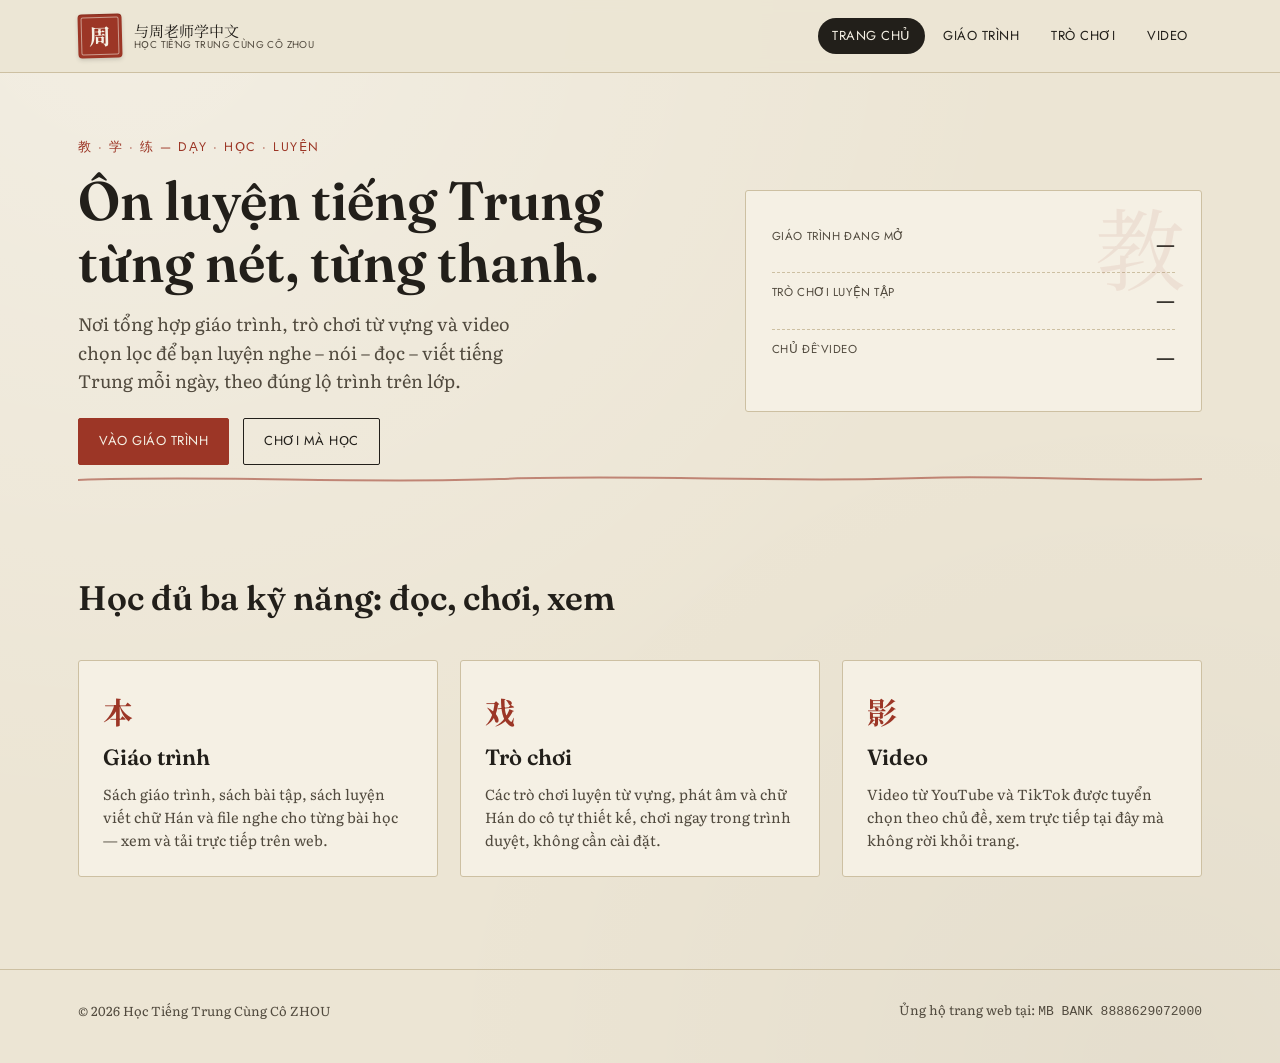
<file: index.html>
<!DOCTYPE html>
<html lang="vi">
<head>
<meta charset="UTF-8">
<meta name="viewport" content="width=device-width, initial-scale=1.0">
<title>与周老师学中文 · Học Tiếng Trung Cùng Cô Zhou</title>
<meta name="description" content="Website ôn luyện tiếng Trung: giáo trình, trò chơi và video theo chủ đề.">
<link rel="preconnect" href="https://fonts.googleapis.com">
<link rel="stylesheet" href="assets/css/style.css">
</head>
<body>

<header class="site-header">
  <div class="wrap">
    <a class="brand" href="index.html">
      <span class="seal-mark hanzi">周</span>
      <span class="brand-text">
        <span class="cn">与周老师学中文</span>
        <span class="vn">HỌC TIẾNG TRUNG CÙNG CÔ ZHOU</span>
      </span>
    </a>
    <button class="nav-toggle" aria-label="Mở menu">☰</button>
    <nav class="main-nav">
      <a href="index.html" class="active">Trang chủ</a>
      <a href="giao-trinh.html">Giáo trình</a>
      <a href="tro-choi.html">Trò chơi</a>
      <a href="video.html">Video</a>
    </nav>
  </div>
</header>

<main>
  <section class="hero">
    <div class="wrap hero-grid">
      <div>
        <p class="eyebrow">教 · 学 · 练 — Dạy · Học · Luyện</p>
        <h1>Ôn luyện tiếng Trung <br>từng nét, từng thanh.</h1>
        <p class="lede">Nơi tổng hợp giáo trình, trò chơi từ vựng và video chọn lọc để bạn luyện nghe – nói – đọc – viết tiếng Trung mỗi ngày, theo đúng lộ trình trên lớp.</p>
        <div class="hero-cta">
          <a class="btn btn-primary" href="giao-trinh.html">Vào giáo trình</a>
          <a class="btn btn-ghost" href="tro-choi.html">Chơi mà học</a>
        </div>
      </div>
      <div class="hero-panel">
        <div class="hero-stat"><span>Giáo trình đang mở</span><b id="stat-courses">—</b></div>
        <div class="hero-stat"><span>Trò chơi luyện tập</span><b id="stat-games">—</b></div>
        <div class="hero-stat"><span>Chủ đề video</span><b id="stat-videos">—</b></div>
      </div>
    </div>
    <div class="wrap"><div class="brush-rule"></div></div>
  </section>

  <section>
    <div class="wrap">
      <div class="section-head">
        <div>
          <h2>Học đủ ba kỹ năng: đọc, chơi, xem</h2>
        </div>
      </div>
      <div class="pillar-grid">
        <a class="pillar-card" href="giao-trinh.html">
          <span class="pillar-num hanzi">本</span>
          <h3>Giáo trình</h3>
          <p>Sách giáo trình, sách bài tập, sách luyện viết chữ Hán và file nghe cho từng bài học — xem và tải trực tiếp trên web.</p>
        </a>
        <a class="pillar-card" href="tro-choi.html">
          <span class="pillar-num hanzi">戏</span>
          <h3>Trò chơi</h3>
          <p>Các trò chơi luyện từ vựng, phát âm và chữ Hán do cô tự thiết kế, chơi ngay trong trình duyệt, không cần cài đặt.</p>
        </a>
        <a class="pillar-card" href="video.html">
          <span class="pillar-num hanzi">影</span>
          <h3>Video</h3>
          <p>Video từ YouTube và TikTok được tuyển chọn theo chủ đề, xem trực tiếp tại đây mà không rời khỏi trang.</p>
        </a>
      </div>
    </div>
  </section>
</main>

<footer class="site-footer">
  <div class="wrap">
    <p>© <span id="year"></span> Học Tiếng Trung Cùng Cô ZHOU</p>
    <p>Ủng hộ trang web tại: <code>MB BANK 8888629072000</code></p>
  </div>
</footer>

<script src="assets/js/data.js"></script>
<script src="assets/js/main.js"></script>
<script>
  document.getElementById("year").textContent = new Date().getFullYear();
  document.getElementById("stat-courses").textContent = CONTENT.courses.length;
  document.getElementById("stat-games").textContent = CONTENT.games.length;
  document.getElementById("stat-videos").textContent = CONTENT.videoTopics.length;
</script>
</body>
</html>
</file>
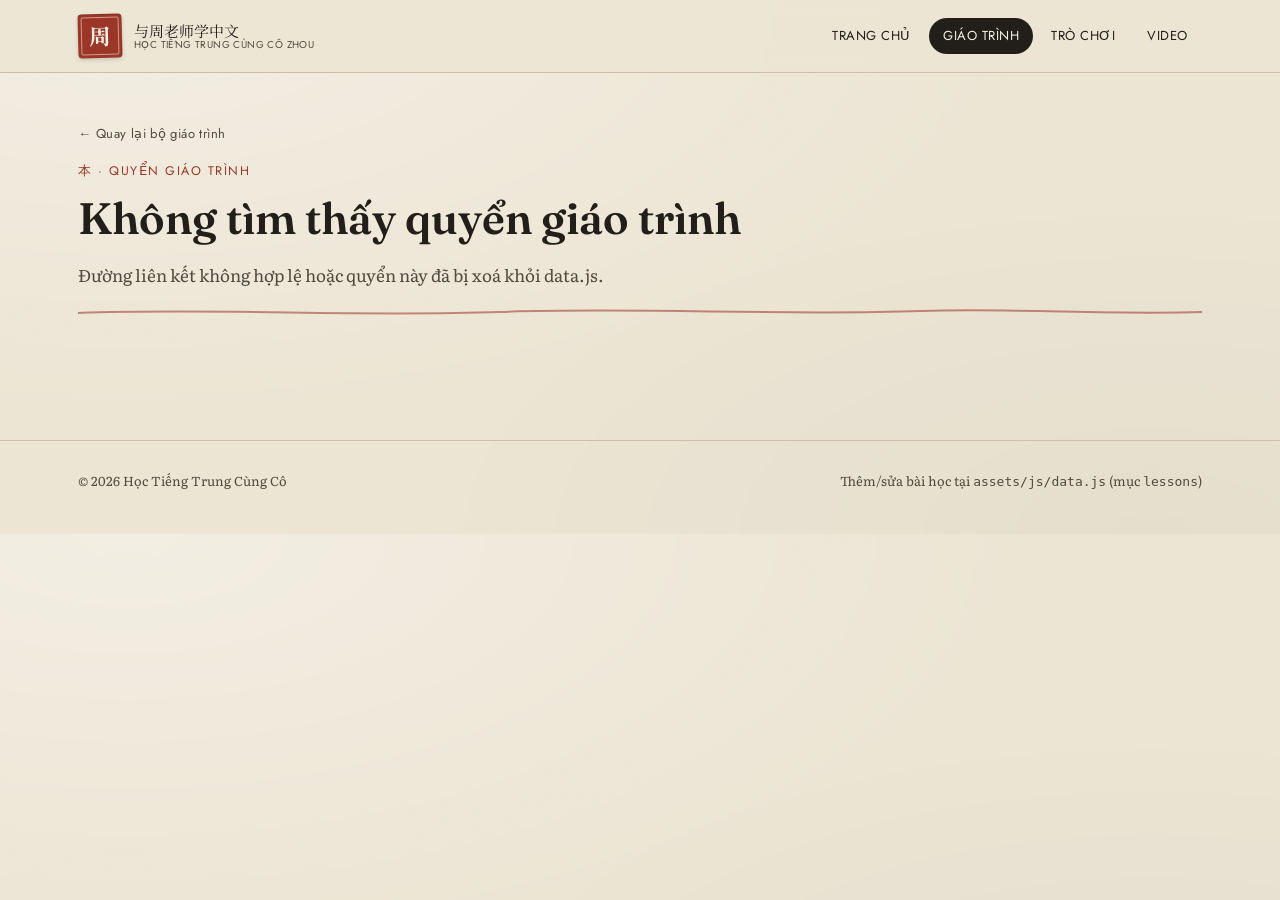
<file: giao-trinh-bai-hoc.html>
<!DOCTYPE html>
<html lang="vi">
<head>
<meta charset="UTF-8">
<meta name="viewport" content="width=device-width, initial-scale=1.0">
<title>Bài học · 与周老师学中文</title>
<link rel="stylesheet" href="assets/css/style.css">
</head>
<body>

<header class="site-header">
  <div class="wrap">
    <a class="brand" href="index.html">
      <span class="seal-mark hanzi">周</span>
      <span class="brand-text"><span class="cn">与周老师学中文</span><span class="vn">HỌC TIẾNG TRUNG CÙNG CÔ ZHOU</span></span>
    </a>
    <button class="nav-toggle" aria-label="Mở menu">☰</button>
    <nav class="main-nav">
      <a href="index.html">Trang chủ</a>
      <a href="giao-trinh.html" class="active">Giáo trình</a>
      <a href="tro-choi.html">Trò chơi</a>
      <a href="video.html">Video</a>
    </nav>
  </div>
</header>

<main>
  <section class="page-head">
    <div class="wrap">
      <a class="back-link" id="back-to-series" href="giao-trinh.html">← Quay lại bộ giáo trình</a>
      <p class="eyebrow" id="volume-eyebrow">本 · Quyển giáo trình</p>
      <h1 id="volume-title">Đang tải…</h1>
      <p class="lede" id="volume-desc"></p>
      <div class="brush-rule"></div>
    </div>
  </section>

  <section style="padding-top:0">
    <div class="wrap">
      <div class="course-grid" id="lesson-grid"></div>
    </div>
  </section>
</main>

<footer class="site-footer">
  <div class="wrap">
    <p>© <span id="year"></span> Học Tiếng Trung Cùng Cô</p>
    <p>Thêm/sửa bài học tại <code>assets/js/data.js</code> (mục <code>lessons</code>)</p>
  </div>
</footer>

<script src="assets/js/data.js"></script>
<script src="assets/js/main.js"></script>
<script>document.getElementById("year").textContent = new Date().getFullYear();</script>
</body>
</html>
</file>
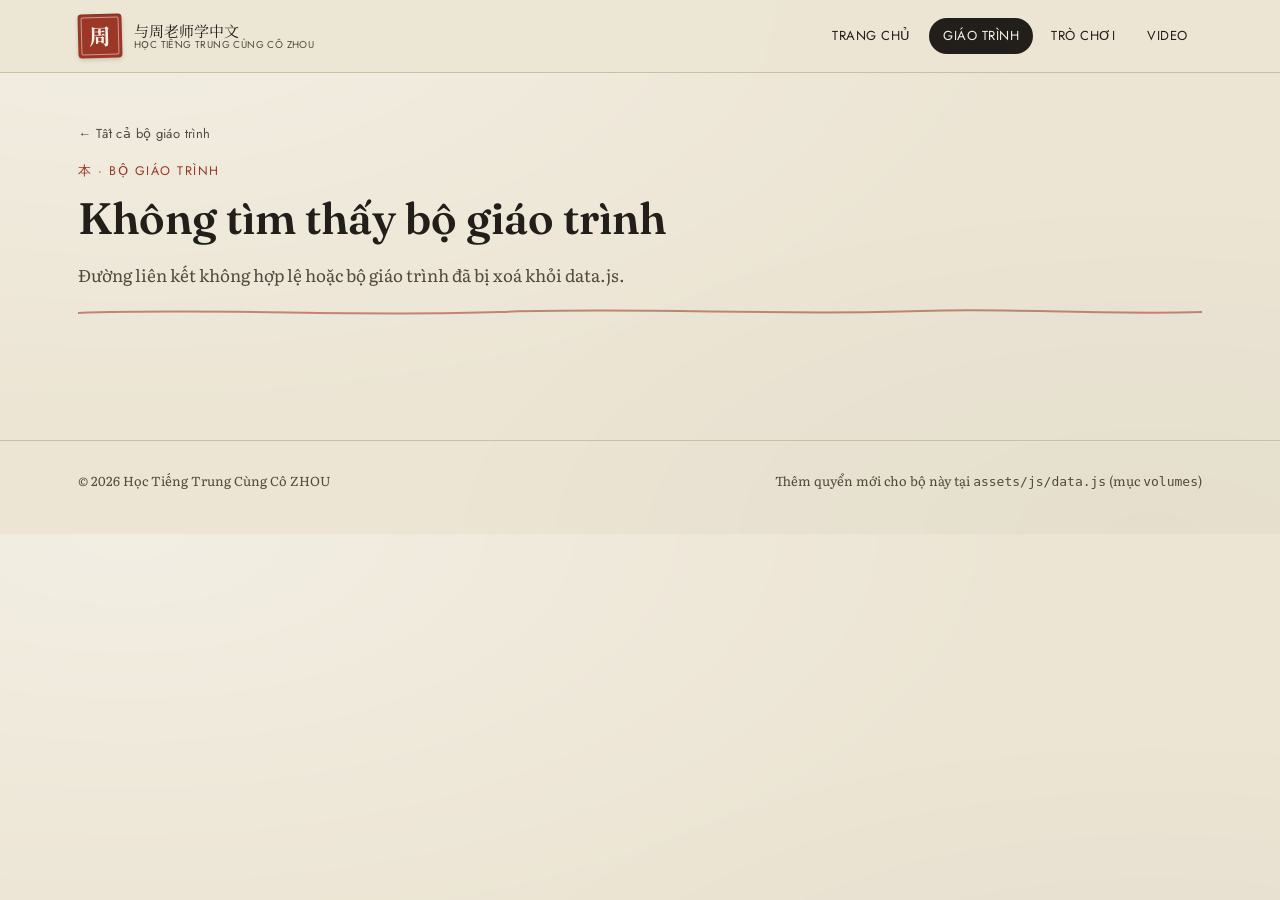
<file: giao-trinh-chi-tiet.html>
<!DOCTYPE html>
<html lang="vi">
<head>
<meta charset="UTF-8">
<meta name="viewport" content="width=device-width, initial-scale=1.0">
<title>Giáo trình · 与周老师学中文</title>
<link rel="stylesheet" href="assets/css/style.css">
</head>
<body>

<header class="site-header">
  <div class="wrap">
    <a class="brand" href="index.html">
      <span class="seal-mark hanzi">周</span>
      <span class="brand-text"><span class="cn">与周老师学中文</span><span class="vn">HỌC TIẾNG TRUNG CÙNG CÔ ZHOU</span></span>
    </a>
    <button class="nav-toggle" aria-label="Mở menu">☰</button>
    <nav class="main-nav">
      <a href="index.html">Trang chủ</a>
      <a href="giao-trinh.html" class="active">Giáo trình</a>
      <a href="tro-choi.html">Trò chơi</a>
      <a href="video.html">Video</a>
    </nav>
  </div>
</header>

<main>
  <section class="page-head">
    <div class="wrap">
      <a class="back-link" href="giao-trinh.html">← Tất cả bộ giáo trình</a>
      <p class="eyebrow" id="series-eyebrow">本 · Bộ giáo trình</p>
      <h1 id="series-title">Đang tải…</h1>
      <p class="lede" id="series-desc"></p>
      <div class="brush-rule"></div>
    </div>
  </section>

  <section style="padding-top:0">
    <div class="wrap">
      <div class="volume-grid" id="volume-grid"></div>
    </div>
  </section>
</main>

<footer class="site-footer">
  <div class="wrap">
    <p>© <span id="year"></span> Học Tiếng Trung Cùng Cô ZHOU</p>
    <p>Thêm quyển mới cho bộ này tại <code>assets/js/data.js</code> (mục <code>volumes</code>)</p>
  </div>
</footer>

<script src="assets/js/data.js"></script>
<script src="assets/js/main.js"></script>
<script>document.getElementById("year").textContent = new Date().getFullYear();</script>
</body>
</html>
</file>
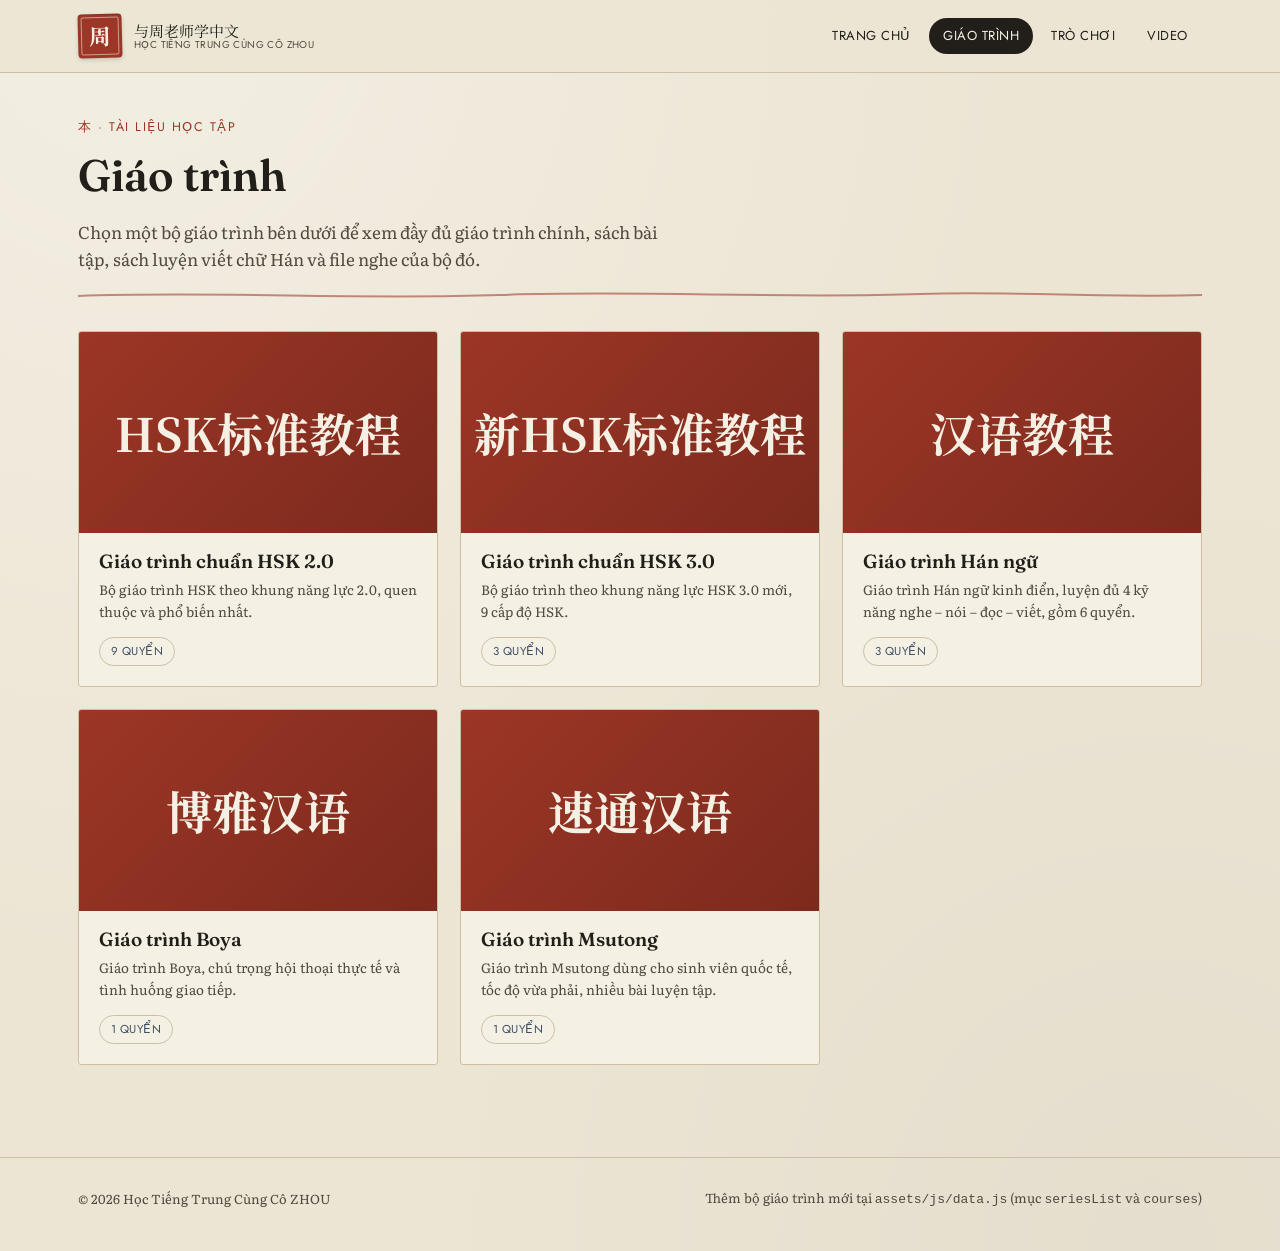
<file: giao-trinh.html>
<!DOCTYPE html>
<html lang="vi">
<head>
<meta charset="UTF-8">
<meta name="viewport" content="width=device-width, initial-scale=1.0">
<title>Giáo trình · 与周老师学中文</title>
<link rel="stylesheet" href="assets/css/style.css">
</head>
<body>

<header class="site-header">
  <div class="wrap">
    <a class="brand" href="index.html">
      <span class="seal-mark hanzi">周</span>
      <span class="brand-text"><span class="cn">与周老师学中文</span><span class="vn">HỌC TIẾNG TRUNG CÙNG CÔ ZHOU</span></span>
    </a>
    <button class="nav-toggle" aria-label="Mở menu">☰</button>
    <nav class="main-nav">
      <a href="index.html">Trang chủ</a>
      <a href="giao-trinh.html" class="active">Giáo trình</a>
      <a href="tro-choi.html">Trò chơi</a>
      <a href="video.html">Video</a>
    </nav>
  </div>
</header>

<main>
  <section class="page-head">
    <div class="wrap">
      <p class="eyebrow">本 · Tài liệu học tập</p>
      <h1>Giáo trình</h1>
      <p class="lede">Chọn một bộ giáo trình bên dưới để xem đầy đủ giáo trình chính, sách bài tập, sách luyện viết chữ Hán và file nghe của bộ đó.</p>
      <div class="brush-rule"></div>
    </div>
  </section>

  <section style="padding-top:0">
    <div class="wrap">
      <div class="series-grid" id="series-grid"></div>
    </div>
  </section>
</main>

<footer class="site-footer">
  <div class="wrap">
    <p>© <span id="year"></span> Học Tiếng Trung Cùng Cô ZHOU</p>
    <p>Thêm bộ giáo trình mới tại <code>assets/js/data.js</code> (mục <code>seriesList</code> và <code>courses</code>)</p>
  </div>
</footer>

<script src="assets/js/data.js"></script>
<script src="assets/js/main.js"></script>
<script>document.getElementById("year").textContent = new Date().getFullYear();</script>
</body>
</html>
</file>
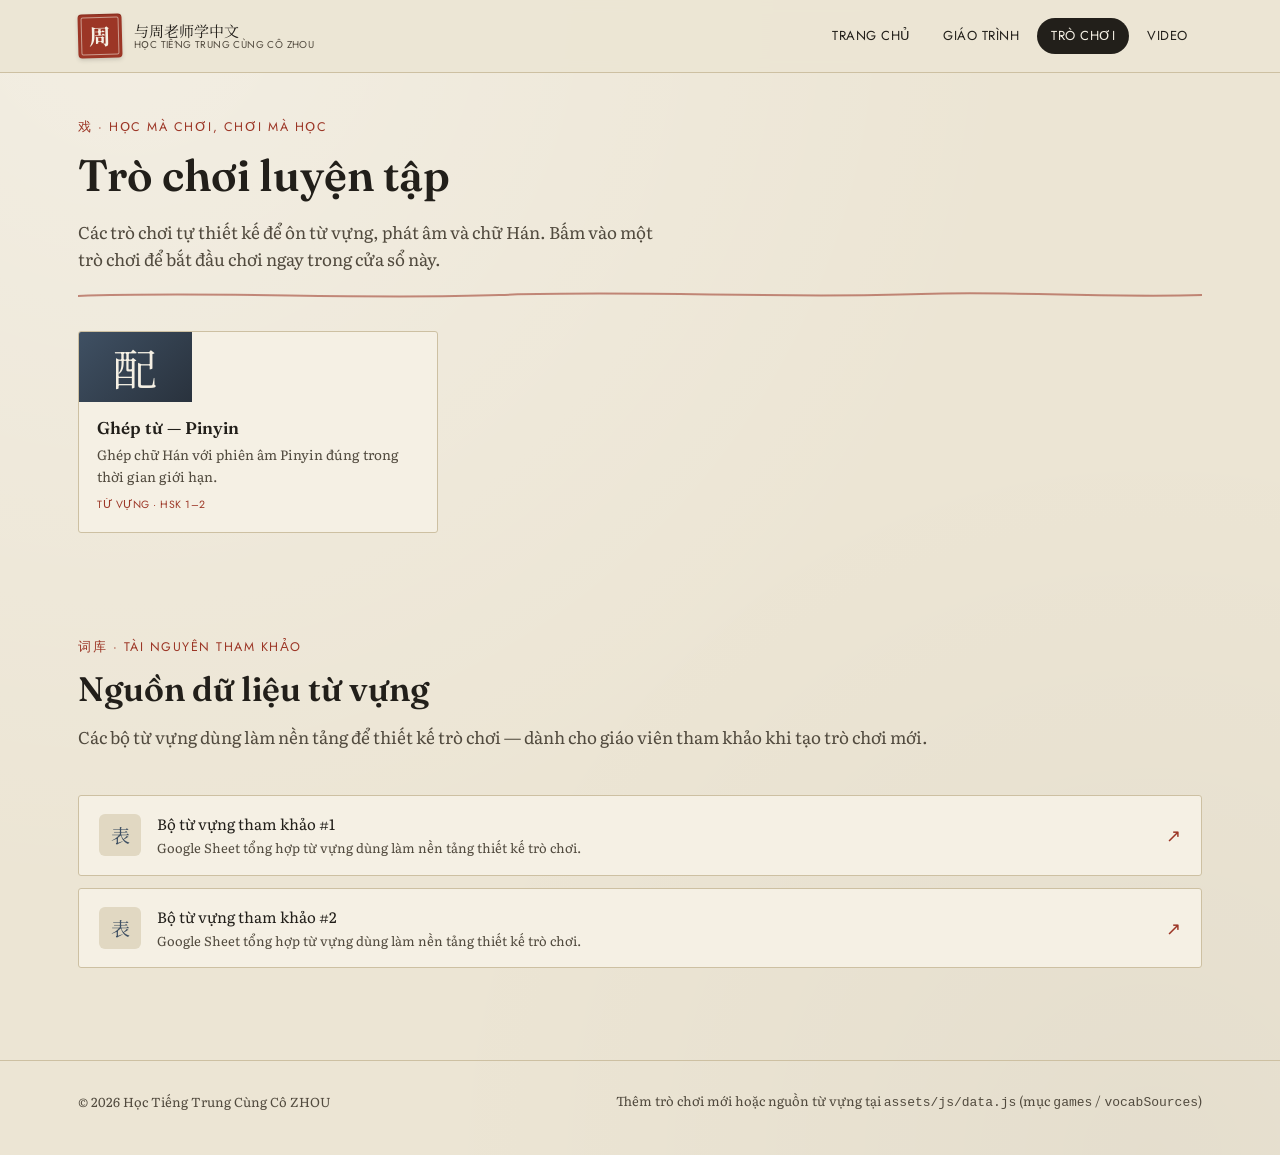
<file: tro-choi.html>
<!DOCTYPE html>
<html lang="vi">
<head>
<meta charset="UTF-8">
<meta name="viewport" content="width=device-width, initial-scale=1.0">
<title>Trò chơi · 与周老师学中文</title>
<link rel="stylesheet" href="assets/css/style.css">
</head>
<body>

<header class="site-header">
  <div class="wrap">
    <a class="brand" href="index.html">
      <span class="seal-mark hanzi">周</span>
      <span class="brand-text"><span class="cn">与周老师学中文</span><span class="vn">HỌC TIẾNG TRUNG CÙNG CÔ ZHOU</span></span>
    </a>
    <button class="nav-toggle" aria-label="Mở menu">☰</button>
    <nav class="main-nav">
      <a href="index.html">Trang chủ</a>
      <a href="giao-trinh.html">Giáo trình</a>
      <a href="tro-choi.html" class="active">Trò chơi</a>
      <a href="video.html">Video</a>
    </nav>
  </div>
</header>

<main>
  <section class="page-head">
    <div class="wrap">
      <p class="eyebrow">戏 · Học mà chơi, chơi mà học</p>
      <h1>Trò chơi luyện tập</h1>
      <p class="lede">Các trò chơi tự thiết kế để ôn từ vựng, phát âm và chữ Hán. Bấm vào một trò chơi để bắt đầu chơi ngay trong cửa sổ này.</p>
      <div class="brush-rule"></div>
    </div>
  </section>

  <section style="padding-top:0">
    <div class="wrap">
      <div class="game-grid" id="game-grid"></div>
    </div>
  </section>

  <section>
    <div class="wrap">
      <div class="section-head">
        <div>
          <p class="eyebrow">词库 · Tài nguyên tham khảo</p>
          <h2>Nguồn dữ liệu từ vựng</h2>
          <p class="lede">Các bộ từ vựng dùng làm nền tảng để thiết kế trò chơi — dành cho giáo viên tham khảo khi tạo trò chơi mới.</p>
        </div>
      </div>
      <div class="vocab-list" id="vocab-list"></div>
    </div>
  </section>
</main>

<footer class="site-footer">
  <div class="wrap">
    <p>© <span id="year"></span> Học Tiếng Trung Cùng Cô ZHOU</p>
    <p>Thêm trò chơi mới hoặc nguồn từ vựng tại <code>assets/js/data.js</code> (mục <code>games</code> / <code>vocabSources</code>)</p>
  </div>
</footer>

<script src="assets/js/data.js"></script>
<script src="assets/js/main.js"></script>
<script>document.getElementById("year").textContent = new Date().getFullYear();</script>
</body>
</html>
</file>
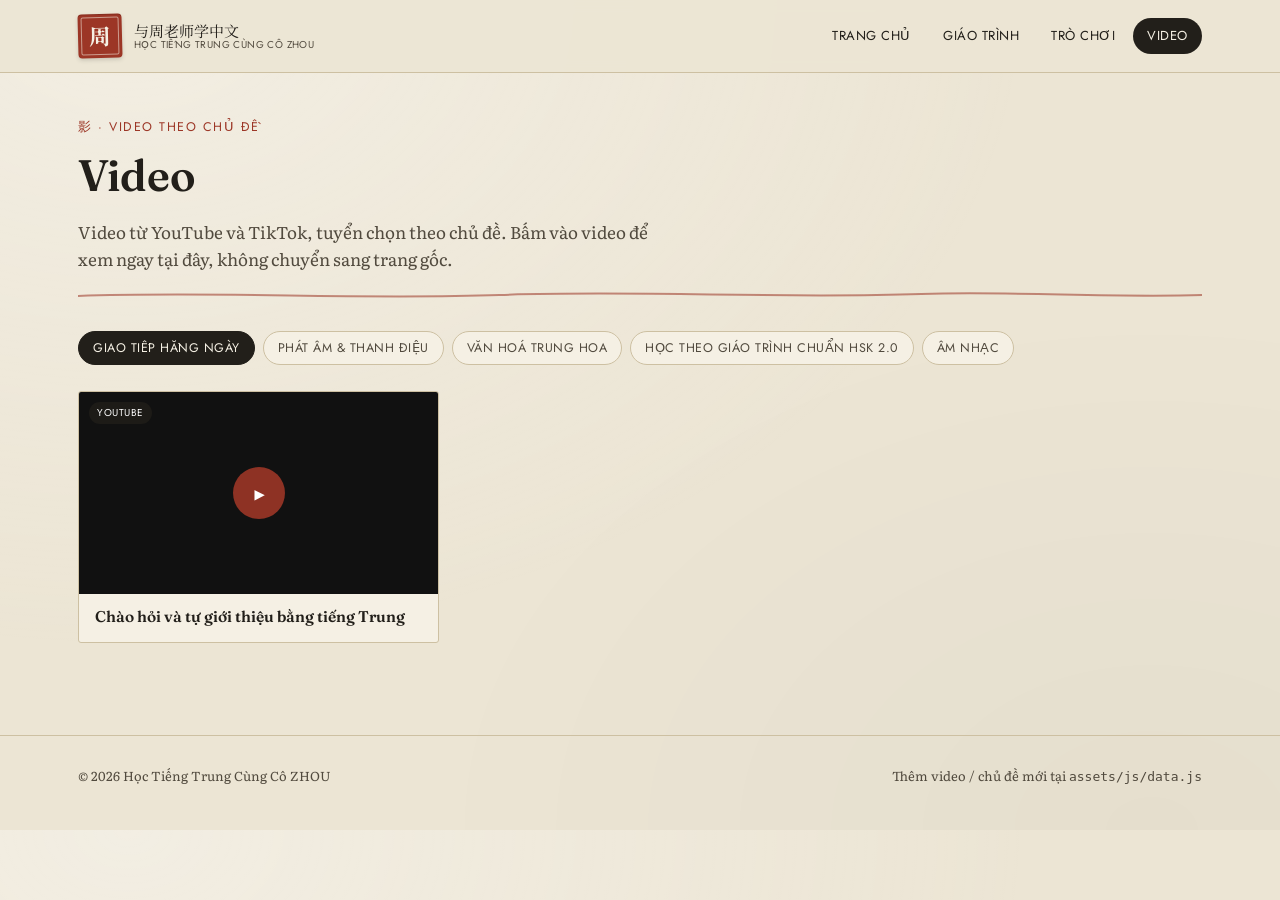
<file: video.html>
<!DOCTYPE html>
<html lang="vi">
<head>
<meta charset="UTF-8">
<meta name="viewport" content="width=device-width, initial-scale=1.0">
<title>Video · 与周老师学中文</title>
<link rel="stylesheet" href="assets/css/style.css">
</head>
<body>

<header class="site-header">
  <div class="wrap">
    <a class="brand" href="index.html">
      <span class="seal-mark hanzi">周</span>
      <span class="brand-text"><span class="cn">与周老师学中文</span><span class="vn">HỌC TIẾNG TRUNG CÙNG CÔ ZHOU</span></span>
    </a>
    <button class="nav-toggle" aria-label="Mở menu">☰</button>
    <nav class="main-nav">
      <a href="index.html">Trang chủ</a>
      <a href="giao-trinh.html">Giáo trình</a>
      <a href="tro-choi.html">Trò chơi</a>
      <a href="video.html" class="active">Video</a>
    </nav>
  </div>
</header>

<main>
  <section class="page-head">
    <div class="wrap">
      <p class="eyebrow">影 · Video theo chủ đề</p>
      <h1>Video</h1>
      <p class="lede">Video từ YouTube và TikTok, tuyển chọn theo chủ đề. Bấm vào video để xem ngay tại đây, không chuyển sang trang gốc.</p>
      <div class="brush-rule"></div>
    </div>
  </section>

  <section style="padding-top:0">
    <div class="wrap">
      <div class="topic-tabs" id="topic-tabs"></div>
      <div class="video-grid" id="video-grid"></div>
    </div>
  </section>
</main>

<footer class="site-footer">
  <div class="wrap">
    <p>© <span id="year"></span> Học Tiếng Trung Cùng Cô ZHOU</p>
    <p>Thêm video / chủ đề mới tại <code>assets/js/data.js</code></p>
  </div>
</footer>

<script src="assets/js/data.js"></script>
<script src="assets/js/main.js"></script>
<script>document.getElementById("year").textContent = new Date().getFullYear();</script>
</body>
</html>
</file>
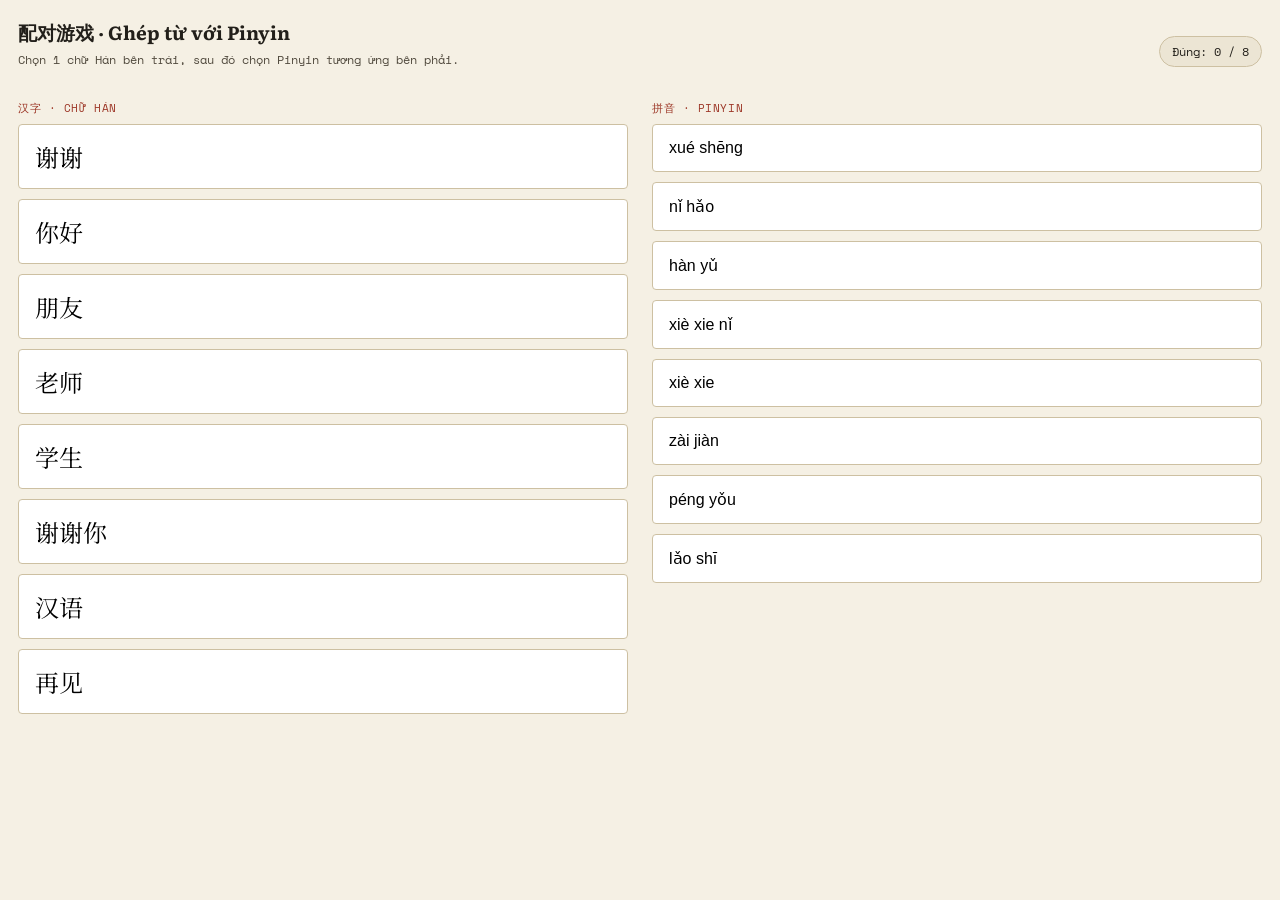
<file: games/ghep-tu-pinyin.html>
<!DOCTYPE html>
<html lang="vi">
<head>
<meta charset="UTF-8">
<meta name="viewport" content="width=device-width, initial-scale=1.0">
<title>Ghép từ — Pinyin</title>
<style>
  @import url('https://fonts.googleapis.com/css2?family=Noto+Serif+SC:wght@700&family=Space+Mono:wght@400;700&family=Literata:wght@400;600&display=swap');
  *{box-sizing:border-box;}
  body{
    margin:0; font-family:'Literata',serif; background:#F5F0E4; color:#221F1A;
    padding: 18px; min-height:100vh;
  }
  h1{ font-size:19px; margin:0 0 4px; }
  p.sub{ font-family:'Space Mono',monospace; font-size:12px; color:#514A3E; margin:0 0 16px; }
  .topbar{ display:flex; justify-content:space-between; align-items:center; flex-wrap:wrap; gap:8px; margin-bottom:16px; }
  .stat{ font-family:'Space Mono',monospace; font-size:12px; background:#ECE5D4; border:1px solid #CDC0A2; padding:6px 12px; border-radius:999px; }
  .board{ display:grid; grid-template-columns: 1fr 1fr; gap: 24px; }
  @media (max-width:520px){ .board{ grid-template-columns: 1fr; } }
  .col-title{ font-family:'Space Mono',monospace; font-size:11px; text-transform:uppercase; letter-spacing:.05em; color:#9C3626; margin-bottom:8px; }
  .card{
    display:block; width:100%; text-align:left; margin-bottom:10px;
    padding: 14px 16px; border:1px solid #CDC0A2; border-radius:4px; background:#fff;
    cursor:pointer; font-size:16px; transition: all .15s ease;
  }
  .card.hanzi{ font-family:'Noto Serif SC',serif; font-size:24px; }
  .card:hover{ border-color:#9C3626; }
  .card.selected{ border-color:#3F5063; box-shadow: 0 0 0 2px #3F5063 inset; }
  .card.correct{ background:#e7efe4; border-color:#5B7B5B; }
  .card.wrong{ background:#f4e2df; border-color:#9C3626; }
  .win{ display:none; text-align:center; margin-top:22px; font-family:'Space Mono',monospace; }
  .win.show{ display:block; }
  button.reset{
    font-family:'Space Mono',monospace; font-size:12px; text-transform:uppercase;
    background:#221F1A; color:#F5F0E4; border:none; padding:10px 18px; border-radius:3px; cursor:pointer; margin-top:10px;
  }
</style>
</head>
<body>
  <div class="topbar">
    <div>
      <h1>配对游戏 · Ghép từ với Pinyin</h1>
      <p class="sub">Chọn 1 chữ Hán bên trái, sau đó chọn Pinyin tương ứng bên phải.</p>
    </div>
    <div class="stat" id="score">Đúng: 0 / 8</div>
  </div>

  <div class="board">
    <div>
      <div class="col-title">汉字 · Chữ Hán</div>
      <div id="col-hanzi"></div>
    </div>
    <div>
      <div class="col-title">拼音 · Pinyin</div>
      <div id="col-pinyin"></div>
    </div>
  </div>

  <div class="win" id="win">
    <p>🎉 Hoàn thành! Bạn đã ghép đúng tất cả.</p>
    <button class="reset" onclick="startGame()">Chơi lại</button>
  </div>

<script>
  // Bộ từ mẫu — giáo viên có thể sửa danh sách này để đổi nội dung trò chơi
  const WORDS = [
    { hanzi: "你好", pinyin: "nǐ hǎo" },
    { hanzi: "谢谢", pinyin: "xiè xie" },
    { hanzi: "老师", pinyin: "lǎo shī" },
    { hanzi: "学生", pinyin: "xué shēng" },
    { hanzi: "朋友", pinyin: "péng yǒu" },
    { hanzi: "汉语", pinyin: "hàn yǔ" },
    { hanzi: "再见", pinyin: "zài jiàn" },
    { hanzi: "谢谢你", pinyin: "xiè xie nǐ" }
  ];

  let selectedHanzi = null;
  let correctCount = 0;
  let shuffledPinyin = [];

  function shuffle(arr){
    return [...arr].sort(() => Math.random() - 0.5);
  }

  function startGame(){
    correctCount = 0;
    selectedHanzi = null;
    document.getElementById("win").classList.remove("show");
    document.getElementById("score").textContent = `Đúng: 0 / ${WORDS.length}`;

    const hanziCol = document.getElementById("col-hanzi");
    const pinyinCol = document.getElementById("col-pinyin");
    hanziCol.innerHTML = "";
    pinyinCol.innerHTML = "";

    shuffledPinyin = shuffle(WORDS);
    const shuffledHanzi = shuffle(WORDS);

    shuffledHanzi.forEach(w => {
      const btn = document.createElement("button");
      btn.className = "card hanzi";
      btn.textContent = w.hanzi;
      btn.dataset.hanzi = w.hanzi;
      btn.addEventListener("click", () => selectHanzi(btn, w));
      hanziCol.appendChild(btn);
    });

    shuffledPinyin.forEach(w => {
      const btn = document.createElement("button");
      btn.className = "card";
      btn.textContent = w.pinyin;
      btn.dataset.pinyin = w.pinyin;
      btn.addEventListener("click", () => selectPinyin(btn, w));
      pinyinCol.appendChild(btn);
    });
  }

  function selectHanzi(btn, w){
    if(btn.classList.contains("correct")) return;
    document.querySelectorAll(".card.hanzi").forEach(c => c.classList.remove("selected"));
    btn.classList.add("selected");
    selectedHanzi = { btn, word: w };
  }

  function selectPinyin(btn, w){
    if(!selectedHanzi || btn.classList.contains("correct")) return;
    if(selectedHanzi.word.hanzi === w.hanzi){
      selectedHanzi.btn.classList.remove("selected");
      selectedHanzi.btn.classList.add("correct");
      btn.classList.add("correct");
      correctCount++;
      document.getElementById("score").textContent = `Đúng: ${correctCount} / ${WORDS.length}`;
      selectedHanzi = null;
      if(correctCount === WORDS.length){
        document.getElementById("win").classList.add("show");
      }
    } else {
      btn.classList.add("wrong");
      setTimeout(() => btn.classList.remove("wrong"), 400);
    }
  }

  startGame();
</script>
</body>
</html>
</file>
<file: assets/css/style.css>
/* ==========================================================================
   HỌC TIẾNG TRUNG CÙNG CÔ — Design tokens & core styles
   Palette: giấy dó ấm (paper), mực đen (ink), son triện (seal-red), lam chàm (indigo)
   ========================================================================== */

@import url('https://fonts.googleapis.com/css2?family=Fraunces:ital,opsz,wght@0,9..144,400;0,9..144,600;0,9..144,700;1,9..144,500&family=Literata:ital,wght@0,400;0,500;0,600;1,400&family=Noto+Serif+SC:wght@500;700&family=Jost:wght@400;500;600&display=swap');

:root{
  /* --- color --- */
  --paper:        #ECE5D4;
  --paper-deep:   #E1D8C2;
  --ink:          #221F1A;
  --ink-soft:     #514A3E;
  --seal:         #9C3626;
  --seal-deep:    #7C2A1D;
  --indigo:       #3F5063;
  --gold:         #AD8A4E;
  --line:         #CDC0A2;
  --paper-card:   #F5F0E4;

  /* --- type --- */
  --font-display: 'Fraunces', serif;
  --font-hanzi:   'Noto Serif SC', serif;
  --font-body:    'Literata', serif;
  --font-mono:    'Jost', sans-serif;

  /* --- layout --- */
  --maxw: 1180px;
  --radius: 3px;
}

*, *::before, *::after{ box-sizing: border-box; }

@media (prefers-reduced-motion: reduce){
  *{ animation-duration: 0.001ms !important; animation-iteration-count: 1 !important; transition-duration: 0.001ms !important; }
}

html{ scroll-behavior: smooth; }

body{
  margin:0;
  background: var(--paper);
  background-image:
    radial-gradient(ellipse at 10% 0%, rgba(255,255,255,0.35), transparent 55%),
    radial-gradient(ellipse at 90% 100%, rgba(0,0,0,0.03), transparent 45%);
  color: var(--ink);
  font-family: var(--font-body);
  font-size: 17px;
  line-height: 1.6;
  -webkit-font-smoothing: antialiased;
}

a{ color: var(--seal); text-decoration: none; }
a:hover{ text-decoration: underline; }
a:focus-visible, button:focus-visible, [tabindex]:focus-visible{
  outline: 2px solid var(--indigo);
  outline-offset: 3px;
}

img{ max-width:100%; display:block; }

h1,h2,h3,h4{
  font-family: var(--font-display);
  color: var(--ink);
  margin: 0 0 .4em;
  line-height: 1.15;
  font-weight: 600;
}

.hanzi{ font-family: var(--font-hanzi); font-weight: 700; }

p{ margin: 0 0 1em; color: var(--ink-soft); }

.eyebrow{
  font-family: var(--font-mono);
  font-size: 12.5px;
  letter-spacing: .12em;
  text-transform: uppercase;
  color: var(--seal);
}

.wrap{
  max-width: var(--maxw);
  margin: 0 auto;
  padding: 0 28px;
}

/* --- brush divider (signature motif) --- */
.brush-rule{
  width: 100%;
  height: 14px;
  margin: 8px 0 0;
  display:block;
}
.brush-rule svg{ width:100%; height:100%; display:block; }

/* ==========================================================================
   Header / nav
   ========================================================================== */
.site-header{
  position: sticky; top:0; z-index: 40;
  background: rgba(236,229,212,0.92);
  backdrop-filter: blur(6px);
  border-bottom: 1px solid var(--line);
}
.site-header .wrap{
  display:flex; align-items:center; justify-content:space-between;
  padding-top: 14px; padding-bottom: 14px;
}
.brand{ display:flex; align-items:center; gap:12px; }
.brand:hover{ text-decoration:none; }
.seal-mark{
  width: 44px; height: 44px; flex:none;
  background: var(--seal);
  color: var(--paper-card);
  border-radius: 4px;
  display:flex; align-items:center; justify-content:center;
  font-family: var(--font-hanzi);
  font-size: 22px; font-weight: 700;
  box-shadow: 0 1px 0 rgba(0,0,0,0.15) inset, 0 2px 4px rgba(0,0,0,0.15);
  transform: rotate(-1.5deg);
  position: relative;
}
.seal-mark::after{
  content:"";
  position:absolute; inset:3px;
  border: 1px solid rgba(245,240,228,0.55);
  border-radius: 2px;
}
.brand-text{ display:flex; flex-direction:column; line-height:1.15; }
.brand-text .cn{ font-family: var(--font-hanzi); font-size: 15px; color: var(--ink); }
.brand-text .vn{ font-family: var(--font-mono); font-size: 10px; letter-spacing:.04em; color: var(--ink-soft); text-transform:uppercase; max-width: 200px; }

.main-nav{ display:flex; gap: 4px; align-items:center; }
.main-nav a{
  color: var(--ink);
  font-family: var(--font-mono);
  font-size: 13px;
  letter-spacing: .04em;
  text-transform: uppercase;
  padding: 8px 14px;
  border-radius: 999px;
  transition: background .15s ease, color .15s ease;
}
.main-nav a:hover{ background: var(--paper-deep); text-decoration:none; }
.main-nav a.active{ background: var(--ink); color: var(--paper-card); }

.nav-toggle{
  display:none;
  background:none; border:1px solid var(--line); border-radius: 6px;
  padding: 8px 10px; cursor:pointer; color:var(--ink);
}

@media (max-width: 860px){
  .nav-toggle{ display:block; }
  .main-nav{
    position:absolute; top: 100%; left:0; right:0;
    background: var(--paper-card);
    border-bottom: 1px solid var(--line);
    flex-direction:column; align-items:stretch;
    padding: 8px 20px 18px;
    display:none;
  }
  .main-nav.open{ display:flex; }
  .main-nav a{ padding: 12px 10px; }
}

/* ==========================================================================
   Hero
   ========================================================================== */
.hero{
  padding: 64px 0 40px;
  position: relative;
  overflow:hidden;
}
.hero-grid{
  display:grid;
  grid-template-columns: 1.15fr .85fr;
  gap: 48px;
  align-items:center;
}
@media (max-width: 860px){ .hero-grid{ grid-template-columns: 1fr; } }

.hero h1{
  font-size: clamp(34px, 5vw, 54px);
  margin-bottom: .3em;
}
.hero .lede{
  font-size: 18px;
  max-width: 46ch;
}
.hero-cta{ display:flex; gap:14px; margin-top: 22px; flex-wrap:wrap; }

.btn{
  display:inline-flex; align-items:center; gap:8px;
  font-family: var(--font-mono);
  font-size: 13px; letter-spacing:.04em; text-transform:uppercase;
  padding: 12px 20px;
  border-radius: 2px;
  border: 1px solid var(--ink);
  cursor:pointer;
  transition: transform .15s ease, box-shadow .15s ease;
}
.btn:hover{ text-decoration:none; transform: translateY(-1px); }
.btn-primary{ background: var(--seal); color: var(--paper-card); border-color: var(--seal); }
.btn-primary:hover{ background: var(--seal-deep); }
.btn-ghost{ background: transparent; color: var(--ink); }
.btn-ghost:hover{ background: var(--paper-deep); }

.hero-panel{
  background: var(--paper-card);
  border: 1px solid var(--line);
  border-radius: var(--radius);
  padding: 26px;
  position: relative;
}
.hero-panel::before{
  content:"教";
  position:absolute; top:-18px; right:16px;
  font-family: var(--font-hanzi);
  font-size: 90px; color: var(--seal);
  opacity: .08;
  pointer-events:none;
}
.hero-stat{ display:flex; justify-content:space-between; padding: 10px 0; border-bottom: 1px dashed var(--line); }
.hero-stat:last-child{ border-bottom:none; }
.hero-stat b{ font-family: var(--font-display); font-size: 22px; }
.hero-stat span{ font-family: var(--font-mono); font-size: 11.5px; text-transform:uppercase; letter-spacing:.05em; color: var(--ink-soft); }

/* ==========================================================================
   Sections shared
   ========================================================================== */
section{ padding: 52px 0; }
.section-head{ display:flex; align-items:flex-end; justify-content:space-between; gap: 20px; margin-bottom: 28px; flex-wrap:wrap; }
.section-head h2{ font-size: clamp(26px, 3.4vw, 34px); }

.pillar-grid{
  display:grid;
  grid-template-columns: repeat(3, 1fr);
  gap: 22px;
}
@media (max-width: 860px){ .pillar-grid{ grid-template-columns: 1fr; } }

.pillar-card{
  background: var(--paper-card);
  border: 1px solid var(--line);
  padding: 26px 24px 24px;
  border-radius: var(--radius);
  transition: transform .15s ease, box-shadow .15s ease, border-color .15s ease;
  display:flex; flex-direction:column; gap:10px;
}
.pillar-card:hover{ transform: translateY(-3px); box-shadow: 0 10px 24px rgba(34,31,26,0.1); border-color: var(--seal); text-decoration:none; }
.pillar-num{ font-family: var(--font-hanzi); font-size: 30px; color: var(--seal); }
.pillar-card h3{ font-size: 22px; margin-bottom:2px; }
.pillar-card p{ font-size: 14.5px; margin-bottom: 0; }

/* ==========================================================================
   Footer
   ========================================================================== */
.site-footer{
  border-top: 1px solid var(--line);
  padding: 30px 0 42px;
  margin-top: 40px;
}
.site-footer .wrap{
  display:flex; justify-content:space-between; align-items:center; flex-wrap:wrap; gap:12px;
}
.site-footer p{ margin:0; font-size: 13px; color: var(--ink-soft); }

/* ==========================================================================
   Page header (inner pages)
   ========================================================================== */
.page-head{ padding: 44px 0 28px; }
.page-head h1{ font-size: clamp(30px, 4.4vw, 44px); }
.page-head .lede{ max-width: 60ch; }

/* ==========================================================================
   Giáo trình — lưới các bộ giáo trình (trang giao-trinh.html)
   ========================================================================== */
.series-grid{ display:grid; grid-template-columns: repeat(3, 1fr); gap: 22px; }
@media (max-width: 960px){ .series-grid{ grid-template-columns: repeat(2, 1fr); } }
@media (max-width: 620px){ .series-grid{ grid-template-columns: 1fr; } }

.series-card{
  display:flex; flex-direction:column;
  background: var(--paper-card); border: 1px solid var(--line); border-radius: var(--radius);
  overflow:hidden; color: inherit;
  transition: transform .15s ease, box-shadow .15s ease, border-color .15s ease;
}
.series-card:hover{ transform: translateY(-3px); box-shadow: 0 10px 24px rgba(34,31,26,0.1); border-color: var(--seal); text-decoration:none; }
.series-thumb{
  aspect-ratio: 16/9; background: linear-gradient(135deg, var(--seal), var(--seal-deep));
  color: var(--paper-card); display:flex; align-items:center; justify-content:center; font-size: 46px;
}
.series-body{ padding: 18px 20px 20px; }
.series-body h3{ font-size: 19px; margin-bottom: 6px; }
.series-body p{ font-size: 13.5px; margin-bottom: 12px; }
.series-count{
  display:inline-block; font-family: var(--font-mono); font-size: 11.5px; text-transform:uppercase;
  letter-spacing:.04em; color: var(--indigo); border:1px solid var(--line); padding: 4px 11px; border-radius: 999px;
}

/* back link on curriculum detail page */
.back-link{
  display:inline-flex; align-items:center; gap:6px;
  font-family: var(--font-mono); font-size: 13px; letter-spacing:.03em;
  color: var(--ink-soft); margin-bottom: 16px;
}
.back-link:hover{ color: var(--seal); text-decoration:none; }

/* ==========================================================================
   Giáo trình — lưới các QUYỂN bên trong một bộ (giao-trinh-chi-tiet.html)
   ========================================================================== */
.volume-grid{ display:grid; grid-template-columns: repeat(3, 1fr); gap: 18px; }
@media (max-width: 960px){ .volume-grid{ grid-template-columns: repeat(2, 1fr); } }
@media (max-width: 620px){ .volume-grid{ grid-template-columns: 1fr; } }

.volume-card{
  display:block;
  background: var(--paper-card); border: 1px solid var(--line); border-radius: var(--radius);
  padding: 20px 20px 18px; color: inherit;
  border-left: 4px solid var(--indigo);
  transition: transform .15s ease, box-shadow .15s ease, border-color .15s ease;
}
.volume-card:hover{ transform: translateY(-3px); box-shadow: 0 10px 24px rgba(34,31,26,0.1); border-color: var(--seal); text-decoration:none; }
.volume-card h3{ font-size: 18px; margin-bottom: 6px; }
.volume-card p{ font-size: 13.5px; margin-bottom: 12px; }
.volume-count{
  display:inline-block; font-family: var(--font-mono); font-size: 11.5px; text-transform:uppercase;
  letter-spacing:.04em; color: var(--indigo); border:1px solid var(--line); padding: 4px 11px; border-radius: 999px;
}

/* ==========================================================================
   Trò chơi — nguồn dữ liệu từ vựng
   ========================================================================== */
.vocab-list{ display:flex; flex-direction:column; gap:12px; }
.vocab-card{
  display:flex; align-items:center; gap:16px;
  background: var(--paper-card); border: 1px solid var(--line); border-radius: var(--radius);
  padding: 16px 20px; color: inherit;
  transition: transform .15s ease, box-shadow .15s ease, border-color .15s ease;
}
.vocab-card:hover{ transform: translateY(-2px); box-shadow: 0 8px 20px rgba(34,31,26,0.08); border-color: var(--seal); text-decoration:none; }
.vocab-icon{
  width: 42px; height:42px; flex:none; border-radius:6px;
  background: var(--paper-deep); display:flex; align-items:center; justify-content:center;
  font-family: var(--font-hanzi); font-size: 19px; color: var(--indigo);
}
.vocab-text{ flex:1; display:flex; flex-direction:column; gap:2px; }
.vocab-title{ font-size: 15px; color: var(--ink); }
.vocab-desc{ font-size: 13px; color: var(--ink-soft); }
.vocab-arrow{ color: var(--seal); font-size: 18px; }

/* ==========================================================================
   Giáo trình (curriculum)
   ========================================================================== */
.filter-row{ display:flex; gap:10px; flex-wrap:wrap; margin-bottom: 30px; }
.chip{
  font-family: var(--font-mono); font-size: 12.5px; text-transform:uppercase; letter-spacing:.04em;
  border: 1px solid var(--line); background: var(--paper-card); color: var(--ink-soft);
  padding: 7px 14px; border-radius: 999px; cursor:pointer;
}
.chip.active{ background: var(--ink); color: var(--paper-card); border-color: var(--ink); }

.course-grid{ display:grid; grid-template-columns: repeat(2, 1fr); gap: 24px; }
@media (max-width: 780px){ .course-grid{ grid-template-columns: 1fr; } }

.course-card{
  background: var(--paper-card);
  border: 1px solid var(--line);
  border-radius: var(--radius);
  overflow:hidden;
}
.course-top{ padding: 22px 22px 16px; border-bottom: 1px solid var(--line); position:relative; }
.course-level{
  display:inline-block;
  font-family: var(--font-mono); font-size: 11px; letter-spacing:.05em; text-transform:uppercase;
  color: var(--seal); border:1px solid var(--seal); padding: 3px 10px; border-radius: 999px;
  margin-bottom: 12px;
}
.course-top h3{ font-size: 21px; }
.course-top p{ font-size: 14px; margin-bottom:0; }

.material-list{ list-style:none; margin:0; padding: 6px 22px; }
.material-list li{ border-bottom: 1px dashed var(--line); }
.material-list li:last-child{ border-bottom:none; }
.material-link{
  display:flex; align-items:center; gap:12px; padding: 12px 0;
  color: var(--ink); font-size: 14.5px;
}
.material-link:hover{ color: var(--seal); text-decoration:none; }
.material-icon{
  width: 30px; height:30px; flex:none; border-radius:4px;
  background: var(--paper-deep); display:flex; align-items:center; justify-content:center;
  font-family: var(--font-mono); font-size: 12px; color: var(--indigo);
}
.material-link .fname{ flex:1; }
.material-link .ftag{ font-family: var(--font-mono); font-size: 10.5px; color: var(--ink-soft); text-transform:uppercase; }

.audio-block{ padding: 14px 22px 22px; }
.audio-block .audio-title{ font-family: var(--font-mono); font-size: 11.5px; text-transform:uppercase; letter-spacing:.05em; color:var(--ink-soft); margin-bottom:10px; }
.audio-item{ margin-bottom: 12px; }
.audio-item .audio-name{ font-size: 13.5px; margin-bottom:5px; color: var(--ink); }
.audio-item audio{ width:100%; height:34px; }

.empty-note{
  background: var(--paper-card); border: 1px dashed var(--line); border-radius: var(--radius);
  padding: 18px 20px; font-size: 13.5px; color: var(--ink-soft); font-family: var(--font-mono);
}

/* ==========================================================================
   Trò chơi (games)
   ========================================================================== */
.game-grid{ display:grid; grid-template-columns: repeat(3, 1fr); gap: 22px; }
@media (max-width: 960px){ .game-grid{ grid-template-columns: repeat(2, 1fr); } }
@media (max-width: 620px){ .game-grid{ grid-template-columns: 1fr; } }

.game-card{
  background: var(--paper-card); border: 1px solid var(--line); border-radius: var(--radius);
  overflow:hidden; cursor:pointer; text-align:left; padding:0; font: inherit; color: inherit;
  display:flex; flex-direction:column; width:100%;
  transition: transform .15s ease, box-shadow .15s ease;
}
.game-card:hover{ transform: translateY(-3px); box-shadow: 0 10px 24px rgba(34,31,26,0.1); }
.game-thumb{
  aspect-ratio: 16/10; background: linear-gradient(135deg, var(--indigo), #29323d);
  display:flex; align-items:center; justify-content:center; color: var(--paper-card);
  font-family: var(--font-hanzi); font-size: 44px;
}
.game-body{ padding: 16px 18px 18px; }
.game-body h3{ font-size: 17px; margin-bottom:6px; }
.game-body p{ font-size: 13.5px; margin-bottom:0; }
.game-tag{ display:inline-block; margin-top:10px; font-family: var(--font-mono); font-size: 10.5px; text-transform:uppercase; letter-spacing:.05em; color: var(--seal); }

/* ==========================================================================
   Video
   ========================================================================== */
.topic-tabs{ display:flex; gap:8px; flex-wrap:wrap; margin-bottom: 26px; }
.video-grid{ display:grid; grid-template-columns: repeat(3, 1fr); gap: 20px; }
@media (max-width: 960px){ .video-grid{ grid-template-columns: repeat(2, 1fr); } }
@media (max-width: 620px){ .video-grid{ grid-template-columns: 1fr; } }

.video-card{
  background: var(--paper-card); border: 1px solid var(--line); border-radius: var(--radius);
  overflow:hidden; cursor:pointer; text-align:left; padding:0; font:inherit; color:inherit; width:100%;
  transition: transform .15s ease, box-shadow .15s ease;
}
.video-card:hover{ transform: translateY(-3px); box-shadow: 0 10px 24px rgba(34,31,26,0.1); }
.video-thumb{
  aspect-ratio: 16/9; position:relative; background: #111 center/cover no-repeat;
}
.video-thumb .play{
  position:absolute; inset:0; display:flex; align-items:center; justify-content:center;
}
.video-thumb .play span{
  width:52px; height:52px; border-radius:50%; background: rgba(156,54,38,0.9);
  color:#fff; display:flex; align-items:center; justify-content:center; font-size:18px;
}
.video-platform{
  position:absolute; top:10px; left:10px; background: rgba(34,31,26,0.75); color:#fff;
  font-family: var(--font-mono); font-size: 10px; text-transform:uppercase; letter-spacing:.05em;
  padding: 3px 8px; border-radius: 999px;
}
.video-body{ padding: 14px 16px 16px; }
.video-body h3{ font-size: 15.5px; margin-bottom:0; }

/* modal (video + game player) */
.modal-overlay{
  position:fixed; inset:0; background: rgba(20,18,14,0.82);
  display:none; align-items:center; justify-content:center; z-index: 100; padding: 24px;
}
.modal-overlay.open{ display:flex; }
.modal-box{
  background:#000; width:min(920px, 100%); border-radius: 6px; overflow:hidden; position:relative;
  box-shadow: 0 30px 80px rgba(0,0,0,0.5);
}
.modal-box.game-box{ background: var(--paper-card); }
.modal-frame-wrap{ position:relative; width:100%; aspect-ratio:16/9; background:#000; }
.modal-frame-wrap.game{ aspect-ratio: 4/3; background: var(--paper-card); }
.modal-frame-wrap iframe{ position:absolute; inset:0; width:100%; height:100%; border:0; }
.modal-close{
  position:absolute; top:-42px; right:0; background:none; border:1px solid rgba(245,240,228,0.5);
  color:#F5F0E4; width:34px; height:34px; border-radius:50%; cursor:pointer; font-size:16px;
  display:flex; align-items:center; justify-content:center;
}
.modal-title{ color:#F5F0E4; font-family: var(--font-mono); font-size:12.5px; padding: 10px 4px 0; }

.tiktok-embed-holder{ max-height: 78vh; overflow:auto; background:#111; padding: 20px; display:flex; justify-content:center; }
</file>
